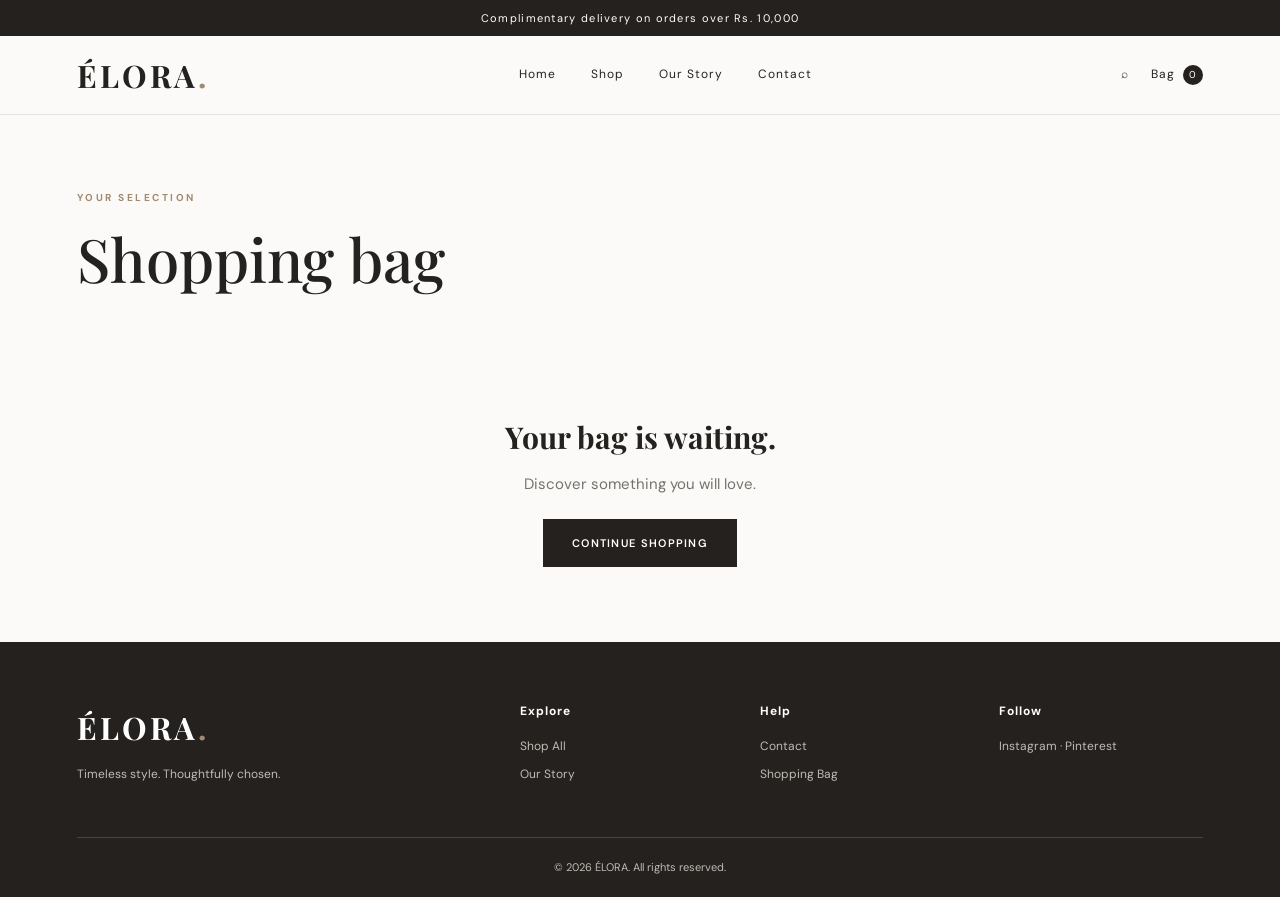
<file: cart.html>
<!DOCTYPE html>
<html lang="en">
<head>
  <meta charset="UTF-8">
  <meta name="viewport" content="width=device-width, initial-scale=1.0">
  <title>Your Bag | ÉLORA</title>
  <link href="https://fonts.googleapis.com/css2?family=DM+Sans:wght@400;500;600;700&family=Playfair+Display:wght@500;600;700&display=swap" rel="stylesheet">
  <link rel="stylesheet" href="style.css">
  <script src="main.js" defer></script>
</head>
<body>
  <div class="announcement">Complimentary delivery on orders over Rs. 10,000</div>
  <header class="site-header">
    <div class="header-inner">
      <button class="menu-toggle" aria-label="Open menu">☰</button>
      <a class="logo" href="index.html">ÉLORA<span>.</span></a>
      <nav class="main-nav"><a href="index.html">Home</a><a href="shop.html">Shop</a><a href="about.html">Our Story</a><a href="contact.html">Contact</a></nav>
      <div class="header-actions"><a href="shop.html">⌕</a><a href="cart.html" class="cart-link">Bag <span class="cart-count">0</span></a></div>
    </div>
  </header>

  <main class="page-container">
    <div class="page-intro"><p class="eyebrow">YOUR SELECTION</p><h1>Shopping bag</h1></div>
    <div id="cart-content"></div>
  </main>

  <footer class="site-footer">
    <div class="footer-inner">
      <div><a class="logo footer-logo" href="index.html">ÉLORA<span>.</span></a><p>Timeless style. Thoughtfully chosen.</p></div>
      <div><h4>Explore</h4><a href="shop.html">Shop All</a><a href="about.html">Our Story</a></div>
      <div><h4>Help</h4><a href="contact.html">Contact</a><a href="cart.html">Shopping Bag</a></div>
      <div><h4>Follow</h4><p>Instagram · Pinterest</p></div>
    </div>
    <div class="footer-bottom">© 2026 ÉLORA. All rights reserved.</div>
  </footer>
</body>
</html>
</file>
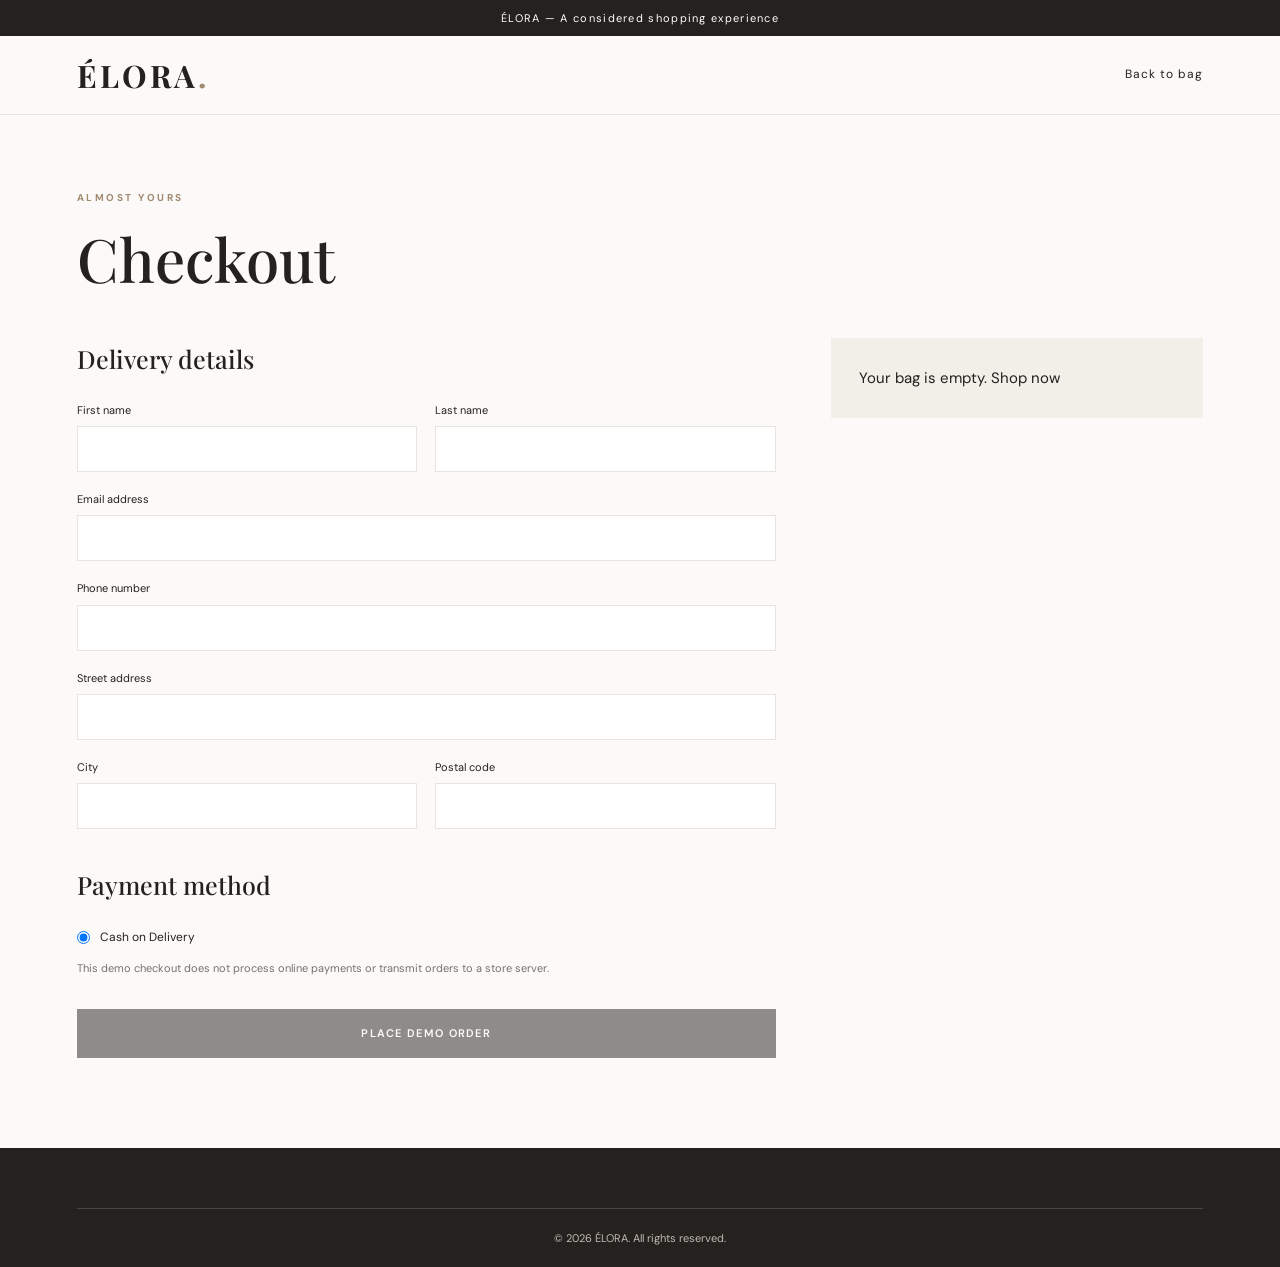
<file: checkout.html>
<!DOCTYPE html>
<html lang="en">
<head>
  <meta charset="UTF-8">
  <meta name="viewport" content="width=device-width, initial-scale=1.0">
  <title>Checkout | ÉLORA</title>
  <link href="https://fonts.googleapis.com/css2?family=DM+Sans:wght@400;500;600;700&family=Playfair+Display:wght@500;600;700&display=swap" rel="stylesheet">
  <link rel="stylesheet" href="style.css">
  <script src="main.js" defer></script>
</head>
<body>
  <div class="announcement">ÉLORA — A considered shopping experience</div>
  <header class="site-header">
    <div class="header-inner">
      <a class="logo" href="index.html">ÉLORA<span>.</span></a>
      <div class="header-actions"><a href="cart.html">Back to bag</a></div>
    </div>
  </header>

  <main class="page-container">
    <div class="page-intro"><p class="eyebrow">ALMOST YOURS</p><h1>Checkout</h1></div>
    <div class="checkout-layout">
      <form id="checkout-form" class="checkout-form">
        <h2>Delivery details</h2>
        <div class="form-grid">
          <label>First name<input name="firstName" required autocomplete="given-name"></label>
          <label>Last name<input name="lastName" required autocomplete="family-name"></label>
          <label class="full-field">Email address<input name="email" type="email" required autocomplete="email"></label>
          <label class="full-field">Phone number<input name="phone" type="tel" required autocomplete="tel"></label>
          <label class="full-field">Street address<input name="address" required autocomplete="street-address"></label>
          <label>City<input name="city" required autocomplete="address-level2"></label>
          <label>Postal code<input name="postal" autocomplete="postal-code"></label>
        </div>
        <h2 class="payment-heading">Payment method</h2>
        <label class="payment-option"><input type="radio" name="payment" value="Cash on Delivery" checked> Cash on Delivery</label>
        <p class="small-note">This demo checkout does not process online payments or transmit orders to a store server.</p>
        <button class="btn btn-dark btn-wide" type="submit">Place demo order</button>
      </form>
      <aside id="checkout-summary" class="order-summary"></aside>
    </div>
  </main>

  <footer class="site-footer"><div class="footer-bottom">© 2026 ÉLORA. All rights reserved.</div></footer>
</body>
</html>
</file>
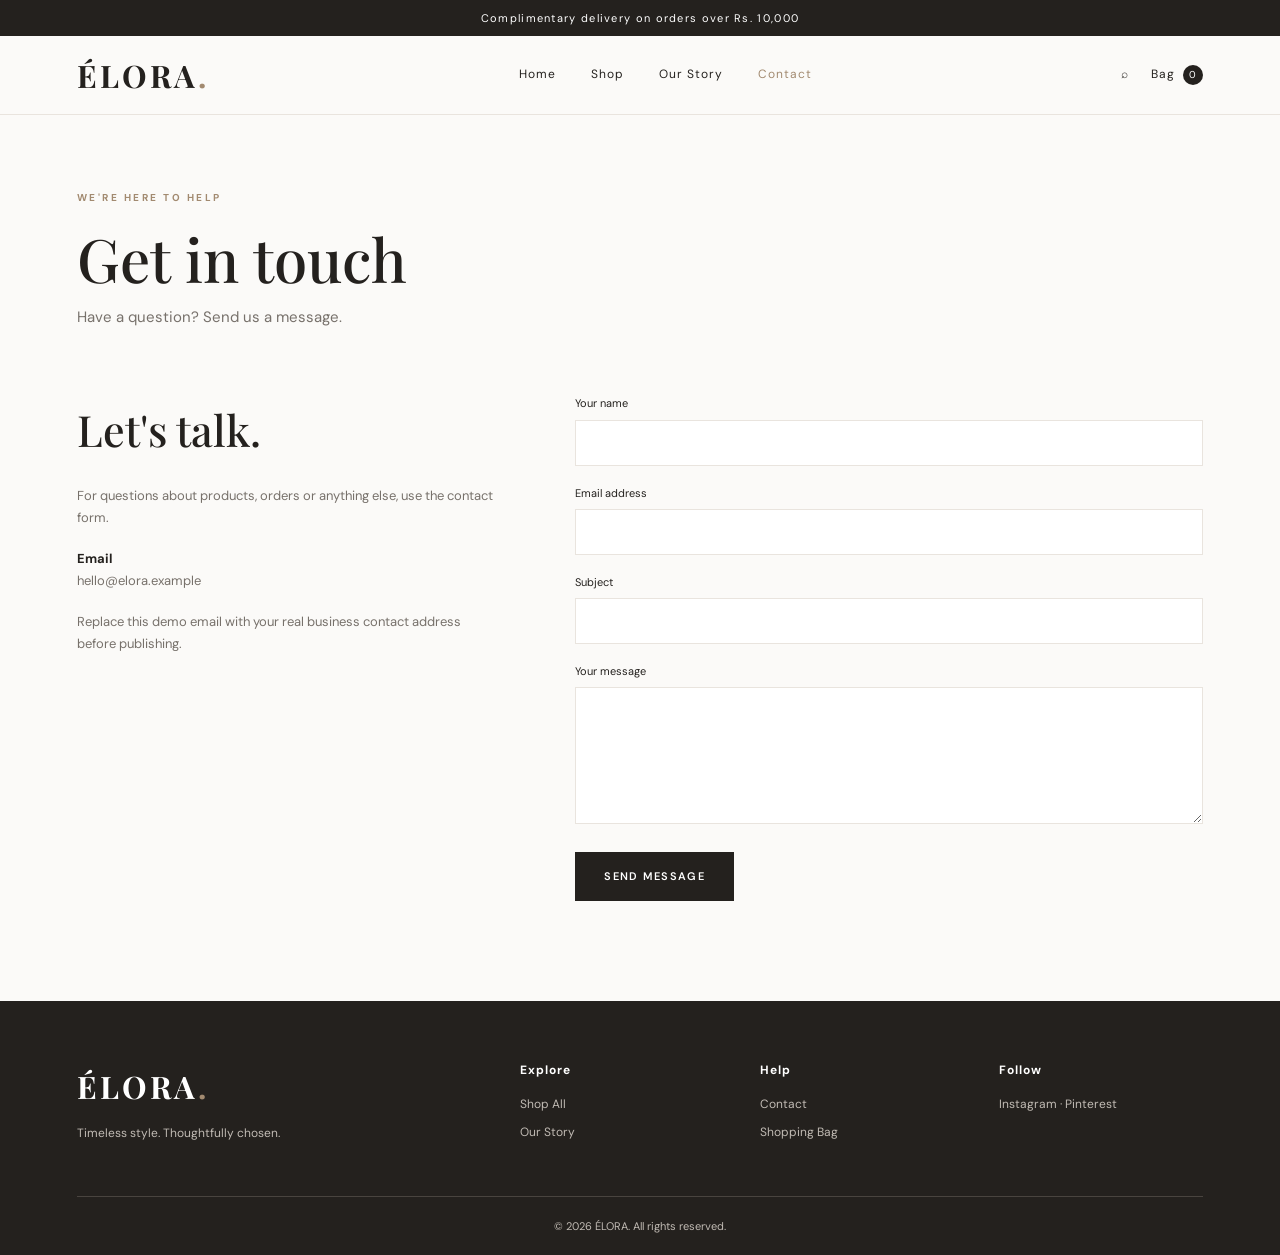
<file: contact.html>
<!DOCTYPE html>
<html lang="en">
<head>
  <meta charset="UTF-8">
  <meta name="viewport" content="width=device-width, initial-scale=1.0">
  <title>Contact | ÉLORA</title>
  <link href="https://fonts.googleapis.com/css2?family=DM+Sans:wght@400;500;600;700&family=Playfair+Display:wght@500;600;700&display=swap" rel="stylesheet">
  <link rel="stylesheet" href="style.css">
  <script src="main.js" defer></script>
</head>
<body>
  <div class="announcement">Complimentary delivery on orders over Rs. 10,000</div>
  <header class="site-header">
    <div class="header-inner">
      <button class="menu-toggle" aria-label="Open menu">☰</button>
      <a class="logo" href="index.html">ÉLORA<span>.</span></a>
      <nav class="main-nav"><a href="index.html">Home</a><a href="shop.html">Shop</a><a href="about.html">Our Story</a><a class="active" href="contact.html">Contact</a></nav>
      <div class="header-actions"><a href="shop.html">⌕</a><a href="cart.html" class="cart-link">Bag <span class="cart-count">0</span></a></div>
    </div>
  </header>

  <main class="page-container">
    <div class="page-intro"><p class="eyebrow">WE'RE HERE TO HELP</p><h1>Get in touch</h1><p>Have a question? Send us a message.</p></div>
    <div class="contact-layout">
      <div class="contact-info">
        <h2>Let's talk.</h2>
        <p>For questions about products, orders or anything else, use the contact form.</p>
        <p><strong>Email</strong><br>hello@elora.example</p>
        <p class="small-note">Replace this demo email with your real business contact address before publishing.</p>
      </div>
      <form id="contact-form" class="contact-form">
        <label>Your name<input name="name" required></label>
        <label>Email address<input name="email" type="email" required></label>
        <label>Subject<input name="subject" required></label>
        <label>Your message<textarea name="message" rows="6" required></textarea></label>
        <button type="submit" class="btn btn-dark">Send message</button>
      </form>
    </div>
  </main>

  <footer class="site-footer">
    <div class="footer-inner">
      <div><a class="logo footer-logo" href="index.html">ÉLORA<span>.</span></a><p>Timeless style. Thoughtfully chosen.</p></div>
      <div><h4>Explore</h4><a href="shop.html">Shop All</a><a href="about.html">Our Story</a></div>
      <div><h4>Help</h4><a href="contact.html">Contact</a><a href="cart.html">Shopping Bag</a></div>
      <div><h4>Follow</h4><p>Instagram · Pinterest</p></div>
    </div>
    <div class="footer-bottom">© 2026 ÉLORA. All rights reserved.</div>
  </footer>
</body>
</html>
</file>
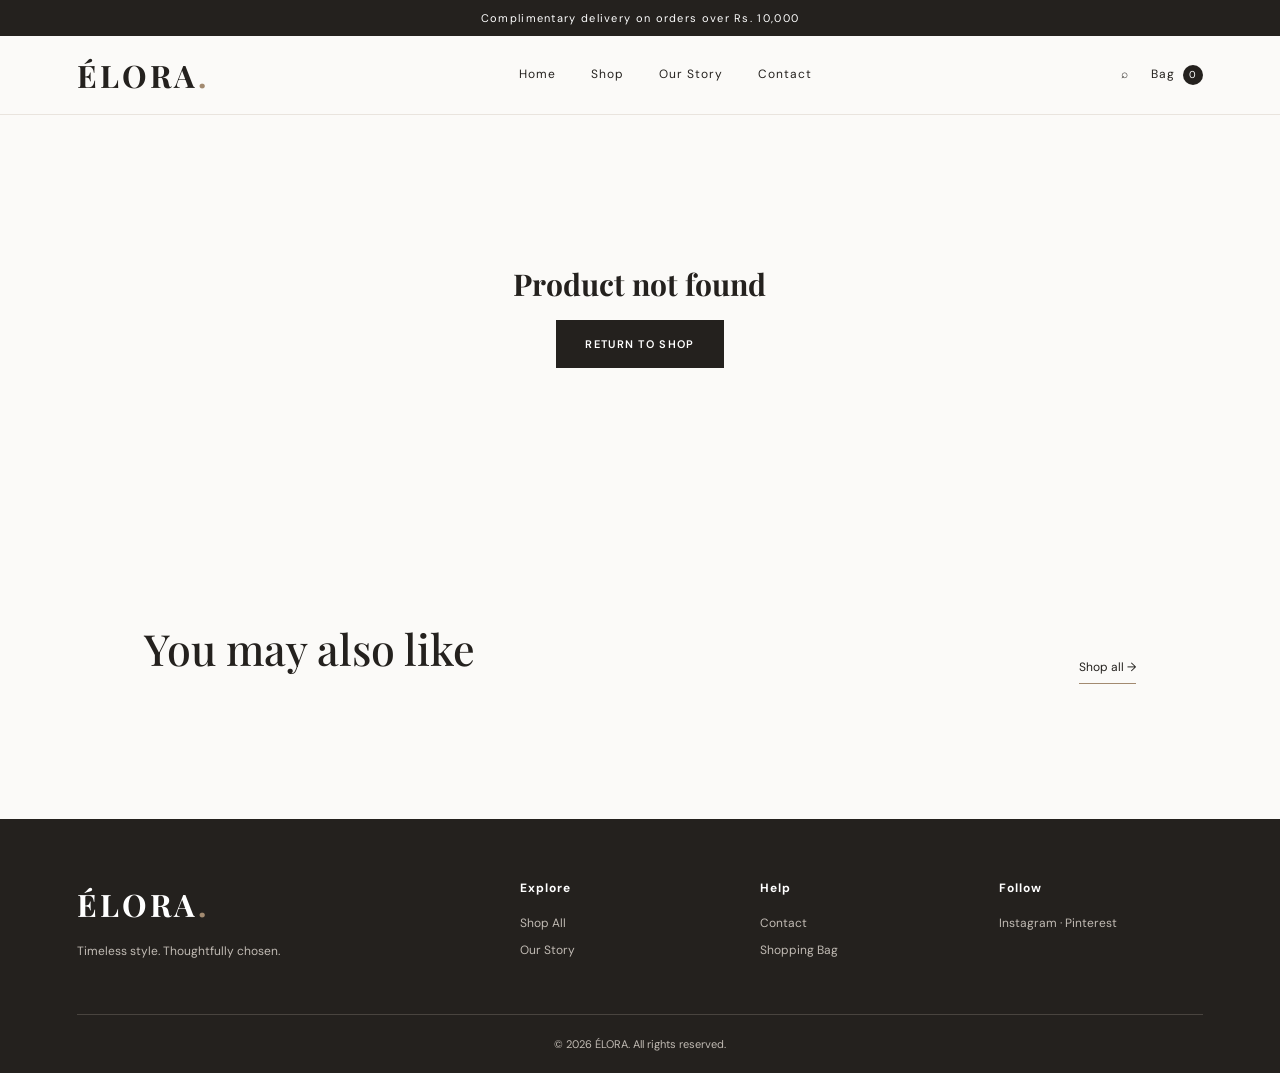
<file: product.html>
<!DOCTYPE html>
<html lang="en">
<head>
  <meta charset="UTF-8">
  <meta name="viewport" content="width=device-width, initial-scale=1.0">
  <title>Product | ÉLORA</title>
  <link href="https://fonts.googleapis.com/css2?family=DM+Sans:wght@400;500;600;700&family=Playfair+Display:wght@500;600;700&display=swap" rel="stylesheet">
  <link rel="stylesheet" href="style.css">
  <script src="main.js" defer></script>
</head>
<body>
  <div class="announcement">Complimentary delivery on orders over Rs. 10,000</div>
  <header class="site-header">
    <div class="header-inner">
      <button class="menu-toggle" aria-label="Open menu">☰</button>
      <a class="logo" href="index.html">ÉLORA<span>.</span></a>
      <nav class="main-nav">
        <a href="index.html">Home</a><a href="shop.html">Shop</a>
        <a href="about.html">Our Story</a><a href="contact.html">Contact</a>
      </nav>
      <div class="header-actions"><a href="shop.html">⌕</a><a href="cart.html" class="cart-link">Bag <span class="cart-count">0</span></a></div>
    </div>
  </header>

  <main class="page-container">
    <div id="product-detail" class="product-detail-layout">
      <p>Loading product...</p>
    </div>
    <section class="section">
      <div class="section-heading"><h2>You may also like</h2><a class="text-link" href="shop.html">Shop all →</a></div>
      <div id="related-products" class="product-grid"></div>
    </section>
  </main>

  <footer class="site-footer">
    <div class="footer-inner">
      <div><a class="logo footer-logo" href="index.html">ÉLORA<span>.</span></a><p>Timeless style. Thoughtfully chosen.</p></div>
      <div><h4>Explore</h4><a href="shop.html">Shop All</a><a href="about.html">Our Story</a></div>
      <div><h4>Help</h4><a href="contact.html">Contact</a><a href="cart.html">Shopping Bag</a></div>
      <div><h4>Follow</h4><p>Instagram · Pinterest</p></div>
    </div>
    <div class="footer-bottom">© 2026 ÉLORA. All rights reserved.</div>
  </footer>
</body>
</html>
</file>
<file: style.css>
:root {
  --bg: #fbfaf8;
  --white: #ffffff;
  --dark: #24211e;
  --muted: #77716b;
  --accent: #a28a70;
  --border: #e9e4de;
  --soft: #f2eee8;
  --serif: "Playfair Display", Georgia, serif;
  --sans: "DM Sans", Arial, sans-serif;
}

* {
  box-sizing: border-box;
  margin: 0;
  padding: 0;
}

html {
  scroll-behavior: smooth;
}

body {
  font-family: var(--sans);
  background: var(--bg);
  color: var(--dark);
  line-height: 1.65;
  font-size: 15px;
}

img {
  display: block;
  width: 100%;
}

a {
  text-decoration: none;
  color: inherit;
}

button,
input,
select,
textarea {
  font: inherit;
}

button {
  cursor: pointer;
}

.announcement {
  background: var(--dark);
  color: white;
  text-align: center;
  padding: 9px 15px;
  font-size: 11px;
  letter-spacing: 1.3px;
}

.site-header {
  position: sticky;
  top: 0;
  z-index: 50;
  background: rgba(251, 250, 248, 0.97);
  border-bottom: 1px solid var(--border);
}

.header-inner {
  max-width: 1440px;
  margin: auto;
  min-height: 78px;
  padding: 0 6%;
  display: flex;
  align-items: center;
  justify-content: space-between;
  gap: 25px;
}

.logo {
  font-family: var(--serif);
  font-size: 31px;
  font-weight: 700;
  letter-spacing: 3px;
  white-space: nowrap;
}

.logo span {
  color: var(--accent);
}

.main-nav {
  display: flex;
  align-items: center;
  gap: 35px;
}

.main-nav a,
.header-actions a {
  font-size: 12px;
  letter-spacing: 1px;
  transition: color .2s;
}

.main-nav a:hover,
.main-nav a.active,
.header-actions a:hover {
  color: var(--accent);
}

.header-actions {
  display: flex;
  align-items: center;
  gap: 22px;
}

.cart-count {
  display: inline-flex;
  justify-content: center;
  align-items: center;
  min-width: 20px;
  height: 20px;
  border-radius: 50%;
  background: var(--dark);
  color: white;
  font-size: 10px;
  margin-left: 4px;
}

.menu-toggle {
  display: none;
  background: none;
  border: 0;
  font-size: 23px;
}

.hero {
  min-height: 600px;
  display: grid;
  grid-template-columns: 0.85fr 1.15fr;
  background: var(--soft);
}

.hero-content {
  padding: 80px 8% 80px 14%;
  display: flex;
  flex-direction: column;
  align-items: flex-start;
  justify-content: center;
}

.eyebrow {
  color: var(--accent);
  font-size: 10px;
  font-weight: 700;
  letter-spacing: 2.5px;
  margin-bottom: 17px;
  text-transform: uppercase;
}

.hero h1,
.about-hero h1 {
  font-family: var(--serif);
  font-size: clamp(45px, 5.5vw, 76px);
  font-weight: 500;
  line-height: 1.12;
  margin-bottom: 22px;
}

.hero h1 em,
.editorial h2 em,
.about-hero h1 em {
  color: var(--accent);
  font-weight: 500;
}

.hero-content > p:not(.eyebrow) {
  max-width: 370px;
  color: var(--muted);
  margin-bottom: 30px;
}

.hero-image {
  min-height: 600px;
  overflow: hidden;
}

.hero-image img {
  height: 100%;
  object-fit: cover;
  object-position: center 35%;
}

.btn {
  display: inline-flex;
  justify-content: center;
  align-items: center;
  padding: 14px 28px;
  min-height: 48px;
  border: 1px solid var(--dark);
  font-size: 11px;
  font-weight: 600;
  letter-spacing: 1.3px;
  text-transform: uppercase;
  transition: .25s ease;
}

.btn-dark {
  background: var(--dark);
  color: white;
}

.btn-dark:hover {
  background: var(--accent);
  border-color: var(--accent);
}

.btn-outline {
  background: transparent;
  color: var(--dark);
}

.btn-outline:hover {
  background: var(--dark);
  color: white;
}

.btn-wide {
  width: 100%;
}

.section {
  max-width: 1440px;
  margin: auto;
  padding: 100px 6%;
}

.section-heading {
  display: flex;
  justify-content: space-between;
  align-items: end;
  gap: 20px;
  margin-bottom: 35px;
}

.section-heading h2,
.newsletter h2,
.contact-info h2 {
  font-family: var(--serif);
  font-size: clamp(30px, 4vw, 43px);
  font-weight: 500;
}

.text-link {
  font-size: 12px;
  border-bottom: 1px solid var(--accent);
  padding-bottom: 5px;
}

.product-grid {
  display: grid;
  grid-template-columns: repeat(4, minmax(0, 1fr));
  gap: 28px 20px;
}

.product-card {
  min-width: 0;
}

.product-image {
  display: block;
  overflow: hidden;
  background: var(--soft);
  aspect-ratio: 3 / 4;
}

.product-image img {
  height: 100%;
  object-fit: cover;
  transition: transform .5s ease;
}

.product-card:hover .product-image img {
  transform: scale(1.045);
}

.product-card-info {
  display: flex;
  justify-content: space-between;
  align-items: center;
  gap: 10px;
  padding-top: 14px;
}

.product-category {
  font-size: 9px;
  text-transform: uppercase;
  color: var(--muted);
  letter-spacing: 1.5px;
  margin-bottom: 3px;
}

.product-name {
  display: block;
  font-size: 13px;
  font-weight: 600;
}

.product-price {
  font-size: 12px;
  color: var(--muted);
  margin-top: 4px;
}

.quick-add {
  width: 34px;
  height: 34px;
  flex-shrink: 0;
  border: 1px solid var(--border);
  background: transparent;
  font-size: 22px;
  transition: .2s;
}

.quick-add:hover {
  background: var(--dark);
  color: white;
}

.editorial {
  display: grid;
  grid-template-columns: 1fr 1fr;
  background: var(--soft);
}

.editorial-image {
  min-height: 500px;
  overflow: hidden;
}

.editorial-image img {
  height: 100%;
  object-fit: cover;
}

.editorial-content {
  display: flex;
  flex-direction: column;
  justify-content: center;
  align-items: flex-start;
  padding: 70px 12%;
}

.editorial h2 {
  font-family: var(--serif);
  font-size: clamp(38px, 5vw, 58px);
  font-weight: 500;
  line-height: 1.15;
  margin-bottom: 22px;
}

.editorial-content > p:not(.eyebrow) {
  color: var(--muted);
  max-width: 420px;
  margin-bottom: 28px;
}

.newsletter {
  padding: 90px 20px;
  text-align: center;
}

.newsletter > p:not(.eyebrow) {
  color: var(--muted);
  margin: 10px 0 25px;
}

.newsletter-form {
  display: flex;
  max-width: 480px;
  margin: auto;
}

.newsletter-form input {
  flex: 1;
  min-width: 0;
  border: 1px solid var(--border);
  padding: 13px;
  background: white;
}

.newsletter-form .btn {
  flex-shrink: 0;
}

.site-footer {
  background: #24211e;
  color: white;
  padding: 60px 6% 20px;
}

.footer-inner {
  max-width: 1440px;
  margin: auto;
  display: grid;
  grid-template-columns: 2fr 1fr 1fr 1fr;
  gap: 35px;
  padding-bottom: 45px;
}

.footer-logo {
  display: inline-block;
  margin-bottom: 12px;
}

.footer-inner p,
.footer-inner a:not(.logo) {
  color: #c1bbb4;
  font-size: 12px;
}

.footer-inner h4 {
  font-size: 12px;
  letter-spacing: 1px;
  margin-bottom: 15px;
}

.footer-inner > div:not(:first-child) a {
  display: block;
  margin: 8px 0;
}

.footer-bottom {
  border-top: 1px solid #49443f;
  padding-top: 20px;
  text-align: center;
  color: #c1bbb4;
  font-size: 11px;
}

.page-container {
  max-width: 1440px;
  padding: 0 6%;
  margin: auto;
  min-height: 55vh;
}

.page-intro {
  padding: 75px 0 45px;
}

.page-intro h1 {
  font-family: var(--serif);
  font-size: clamp(42px, 5vw, 60px);
  font-weight: 500;
  line-height: 1.15;
}

.page-intro > p:not(.eyebrow) {
  color: var(--muted);
  margin-top: 12px;
}

.shop-toolbar {
  display: flex;
  gap: 12px;
  margin-bottom: 15px;
}

.search-input,
.shop-toolbar select {
  min-height: 45px;
  border: 1px solid var(--border);
  background: white;
  padding: 0 14px;
  color: var(--dark);
}

.search-input {
  flex: 1;
}

.shop-toolbar select {
  min-width: 165px;
}

.result-count {
  font-size: 11px;
  color: var(--muted);
  margin: 18px 0;
}

.shop-toolbar + .result-count + .product-grid {
  padding-bottom: 90px;
}

.product-detail-layout {
  display: grid;
  grid-template-columns: 1.05fr .95fr;
  gap: 8%;
  padding: 70px 0;
}

.detail-image {
  background: var(--soft);
  aspect-ratio: 4 / 5;
  overflow: hidden;
}

.detail-image img {
  height: 100%;
  object-fit: cover;
}

.detail-info {
  align-self: center;
}

.detail-info h1 {
  font-family: var(--serif);
  font-size: clamp(35px, 4vw, 52px);
  font-weight: 500;
  line-height: 1.2;
}

.detail-price {
  font-size: 18px;
  margin: 15px 0;
}

.detail-divider {
  height: 1px;
  background: var(--border);
  margin: 25px 0;
}

.detail-description {
  color: var(--muted);
  line-height: 1.9;
  margin-bottom: 18px;
}

.small-note {
  font-size: 11px;
  color: var(--muted);
  margin: 12px 0;
}

.quantity-label {
  display: block;
  font-size: 12px;
  margin: 25px 0 15px;
}

.quantity-label input {
  display: block;
  width: 90px;
  padding: 12px;
  margin-top: 7px;
  border: 1px solid var(--border);
  background: white;
}

.detail-perks {
  border-top: 1px solid var(--border);
  margin-top: 28px;
  padding-top: 20px;
  color: var(--muted);
  font-size: 12px;
}

.detail-perks p {
  margin: 8px 0;
}

.empty-state {
  text-align: center;
  padding: 75px 20px;
  grid-column: 1 / -1;
}

.empty-state h2 {
  font-family: var(--serif);
  font-size: 30px;
  margin-bottom: 10px;
}

.empty-state p {
  color: var(--muted);
  margin-bottom: 22px;
}

.cart-layout,
.checkout-layout {
  display: grid;
  grid-template-columns: 1.5fr .8fr;
  gap: 55px;
  padding-bottom: 90px;
  align-items: start;
}

.cart-items {
  min-width: 0;
}

.cart-item {
  display: grid;
  grid-template-columns: 115px 1fr auto;
  gap: 20px;
  padding: 22px 0;
  border-bottom: 1px solid var(--border);
  align-items: start;
}

.cart-item > a img {
  width: 115px;
  aspect-ratio: 3 / 4;
  object-fit: cover;
}

.cart-item-info {
  min-width: 0;
}

.cart-controls {
  display: flex;
  align-items: center;
  gap: 15px;
  margin: 12px 0;
  font-size: 12px;
}

.cart-controls button {
  background: white;
  border: 1px solid var(--border);
  width: 27px;
  height: 27px;
}

.remove-link {
  border: 0;
  background: transparent;
  text-decoration: underline;
  color: var(--muted);
  font-size: 11px;
}

.cart-item > strong {
  font-size: 12px;
}

.order-summary {
  background: var(--soft);
  padding: 28px;
}

.order-summary h2,
.checkout-form h2 {
  font-family: var(--serif);
  font-size: 25px;
  font-weight: 500;
  margin-bottom: 22px;
}

.summary-line {
  display: flex;
  justify-content: space-between;
  gap: 15px;
  font-size: 12px;
  padding: 12px 0;
  border-bottom: 1px solid var(--border);
}

.summary-total {
  font-size: 15px;
  margin: 8px 0;
}

.continue-link {
  display: block;
  text-align: center;
  margin-top: 16px;
  font-size: 11px;
  text-decoration: underline;
}

.checkout-form {
  min-width: 0;
}

.form-grid {
  display: grid;
  grid-template-columns: 1fr 1fr;
  gap: 18px;
}

.form-grid label,
.contact-form label {
  font-size: 11px;
  display: block;
}

.form-grid input,
.contact-form input,
.contact-form textarea {
  width: 100%;
  margin-top: 7px;
  border: 1px solid var(--border);
  padding: 13px;
  background: white;
  outline-color: var(--accent);
}

.full-field {
  grid-column: 1 / -1;
}

.payment-heading {
  margin-top: 35px;
}

.payment-option {
  display: flex;
  gap: 10px;
  align-items: center;
  font-size: 12px;
}

.checkout-form .btn {
  margin-top: 20px;
}

button:disabled {
  opacity: .5;
  cursor: not-allowed;
}

.about-hero {
  text-align: center;
  padding: 105px 20px;
  background: var(--soft);
}

.about-hero h1 {
  font-size: clamp(42px, 6vw, 70px);
}

.about-hero > p:last-child {
  max-width: 600px;
  color: var(--muted);
  margin: 20px auto 0;
}

.about-editorial {
  margin-top: 0;
}

.values-section {
  max-width: 1440px;
  margin: auto;
  padding: 90px 6%;
  display: grid;
  grid-template-columns: repeat(3, 1fr);
  gap: 35px;
}

.values-section > div {
  border-top: 1px solid var(--border);
  padding-top: 22px;
}

.values-section h2 {
  font-family: var(--serif);
  font-weight: 500;
  font-size: 25px;
  margin-bottom: 10px;
}

.values-section p:last-child {
  color: var(--muted);
  font-size: 13px;
}

.contact-layout {
  display: grid;
  grid-template-columns: .8fr 1.2fr;
  gap: 80px;
  padding: 20px 0 100px;
}

.contact-info > p {
  margin: 20px 0;
  color: var(--muted);
  font-size: 13px;
}

.contact-info strong {
  color: var(--dark);
}

.contact-form label {
  margin-bottom: 18px;
}

.contact-form textarea {
  resize: vertical;
}

.contact-form .btn {
  margin-top: 5px;
}

@media (max-width: 1024px) {
  .header-inner {
    padding: 0 4%;
  }

  .main-nav {
    gap: 18px;
  }

  .hero-content {
    padding-left: 9%;
  }

  .section,
  .page-container {
    padding-left: 4%;
    padding-right: 4%;
  }

  .product-grid {
    grid-template-columns: repeat(3, minmax(0, 1fr));
  }

  .product-detail-layout {
    gap: 5%;
  }

  .cart-layout,
  .checkout-layout {
    gap: 28px;
  }
}

@media (max-width: 768px) {
  .header-inner {
    min-height: 68px;
    gap: 12px;
  }

  .menu-toggle {
    display: block;
  }

  .logo {
    font-size: 26px;
  }

  .main-nav {
    display: none;
    position: absolute;
    top: 100%;
    left: 0;
    right: 0;
    background: var(--bg);
    border-bottom: 1px solid var(--border);
    padding: 18px 6%;
    flex-direction: column;
    align-items: flex-start;
    gap: 18px;
  }

  .main-nav.nav-open {
    display: flex;
  }

  .hero {
    grid-template-columns: 1fr 1fr;
    min-height: 470px;
  }

  .hero-content {
    padding: 45px 7%;
  }

  .hero-image {
    min-height: 470px;
  }

  .hero h1 {
    font-size: clamp(36px, 7vw, 54px);
  }

  .section {
    padding-top: 70px;
    padding-bottom: 70px;
  }

  .product-grid {
    grid-template-columns: repeat(2, minmax(0, 1fr));
    gap: 25px 15px;
  }

  .editorial {
    grid-template-columns: 1fr 1fr;
  }

  .editorial-image {
    min-height: 390px;
  }

  .editorial-content {
    padding: 35px 8%;
  }

  .product-detail-layout {
    grid-template-columns: 1fr 1fr;
    gap: 25px;
    padding: 45px 0;
  }

  .cart-layout,
  .checkout-layout {
    grid-template-columns: 1fr;
    gap: 30px;
  }

  .contact-layout {
    gap: 35px;
  }

  .footer-inner {
    grid-template-columns: 1fr 1fr;
  }
}

@media (max-width: 600px) {
  .announcement {
    font-size: 9px;
  }

  .header-actions {
    gap: 12px;
  }

  .header-actions a {
    font-size: 11px;
  }

  .hero {
    grid-template-columns: 1fr;
  }

  .hero-content {
    padding: 55px 7%;
    order: 2;
  }

  .hero-image {
    min-height: 350px;
    height: 350px;
    order: 1;
  }

  .hero h1 {
    font-size: 48px;
  }

  .section-heading {
    align-items: flex-start;
    flex-direction: column;
  }

  .product-grid {
    gap: 24px 12px;
  }

  .product-name {
    font-size: 12px;
  }

  .product-price {
    font-size: 11px;
  }

  .quick-add {
    width: 30px;
    height: 30px;
  }

  .editorial {
    grid-template-columns: 1fr;
  }

  .editorial-image {
    min-height: 320px;
    height: 320px;
  }

  .editorial-content {
    padding: 50px 7%;
  }

  .newsletter {
    padding: 65px 15px;
  }

  .newsletter-form {
    flex-direction: column;
    gap: 10px;
  }

  .footer-inner {
    gap: 30px 20px;
  }

  .page-intro {
    padding: 55px 0 30px;
  }

  .shop-toolbar {
    flex-direction: column;
  }

  .shop-toolbar select {
    width: 100%;
  }

  .product-detail-layout {
    grid-template-columns: 1fr;
  }

  .detail-image {
    max-height: 540px;
  }

  .detail-info h1 {
    font-size: 38px;
  }

  .cart-item {
    grid-template-columns: 85px 1fr;
    gap: 14px;
  }

  .cart-item > a img {
    width: 85px;
  }

  .cart-item > strong {
    grid-column: 2;
  }

  .order-summary {
    padding: 22px;
  }

  .form-grid {
    grid-template-columns: 1fr;
  }

  .full-field {
    grid-column: auto;
  }

  .contact-layout {
    grid-template-columns: 1fr;
    padding-bottom: 70px;
  }

  .values-section {
    grid-template-columns: 1fr;
    padding-top: 60px;
    padding-bottom: 60px;
    gap: 25px;
  }

  .about-hero {
    padding: 75px 20px;
  }
}

@media (max-width: 360px) {
  .logo {
    font-size: 22px;
    letter-spacing: 2px;
  }

  .header-inner {
    padding: 0 12px;
  }

  .header-actions {
    gap: 8px;
  }

  .hero h1 {
    font-size: 40px;
  }

  .product-grid {
    gap: 20px 9px;
  }

  .product-card-info {
    gap: 5px;
  }

  .product-name {
    font-size: 11px;
  }

  .quick-add {
    width: 26px;
    height: 26px;
    font-size: 18px;
  }

  .cart-item {
    gap: 10px;
  }
}
</file>
